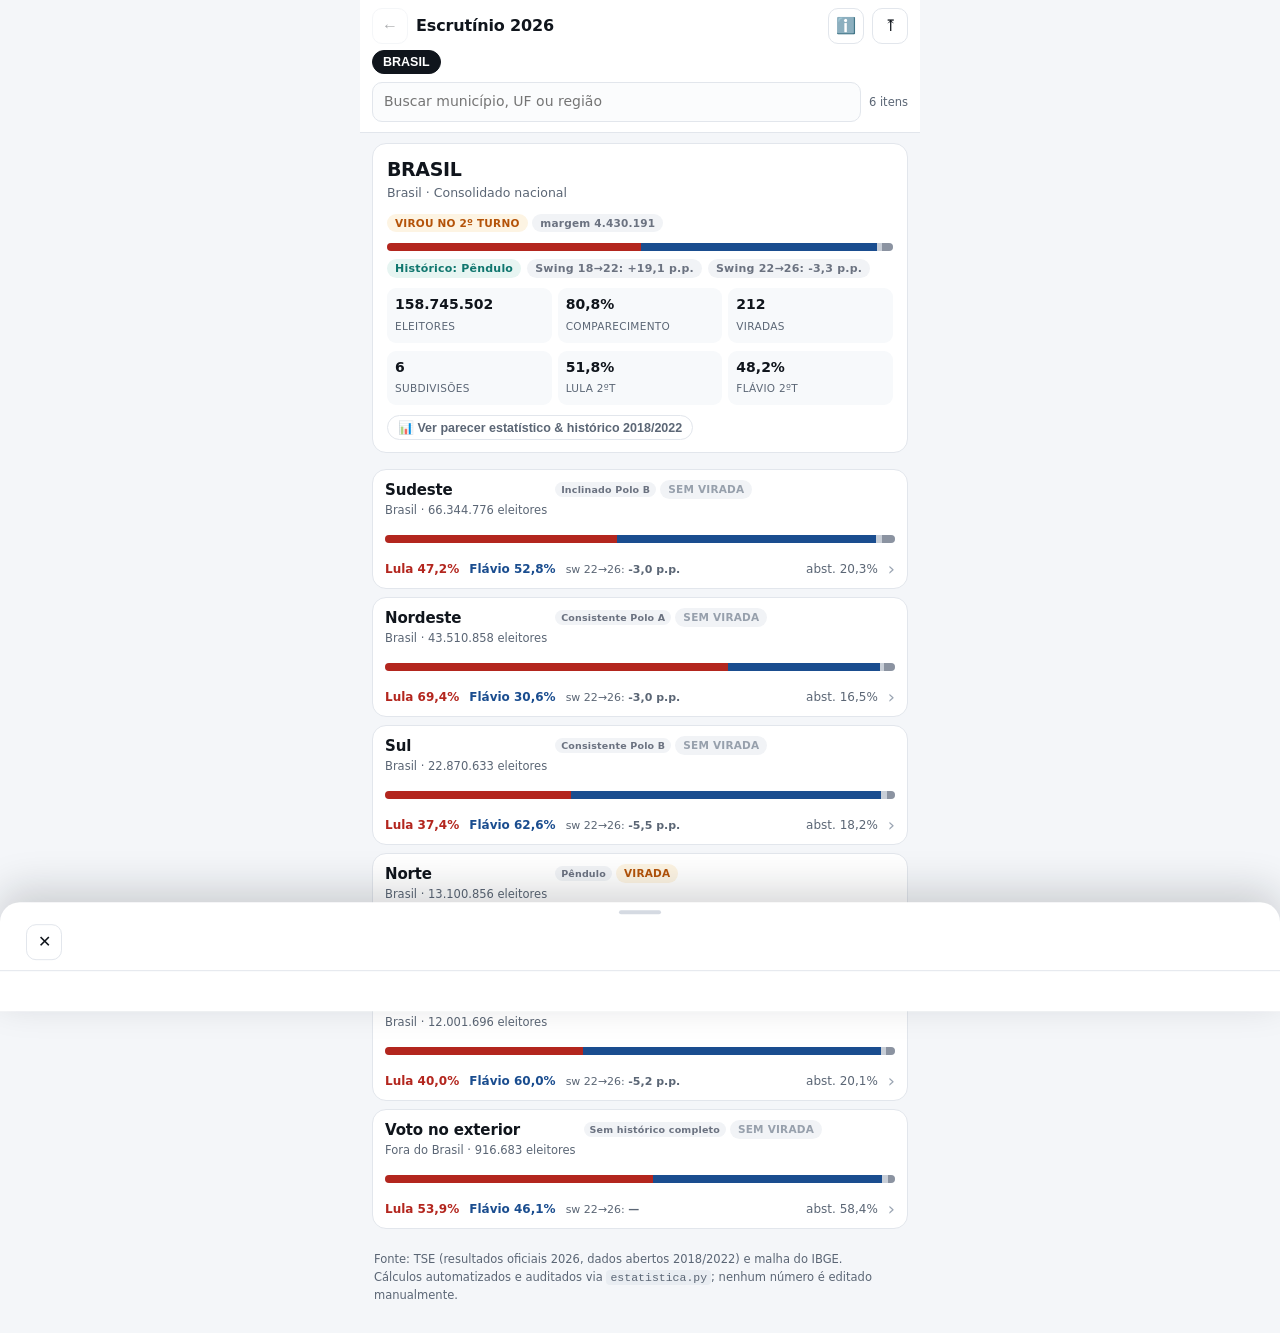
<file: site/index.html>
<!doctype html>
<html lang="pt-BR">
<head>
<meta charset="utf-8">
<meta name="viewport" content="width=device-width, initial-scale=1, viewport-fit=cover">
<meta name="theme-color" content="#10151c">
<title>Escrutínio 2026 — Apuração Presidencial & Análise Estatística</title>
<link rel="stylesheet" href="style.css">
</head>
<body>

<header class="topo">
  <div class="barra">
    <button id="voltar" class="icone" type="button" aria-label="Voltar um nível" disabled title="Voltar um nível">←</button>
    <h1>Escrutínio 2026</h1>
    <button id="info-btn" class="icone" type="button" aria-label="Como entender as informações" title="Como entender as informações (Guia Rápido)">ℹ️</button>
    <button id="limpar" class="icone" type="button" aria-label="Ir para o início (Brasil)" title="Ir para o início (Brasil)">⤒</button>
  </div>
  <nav id="migalhas" class="migalhas" aria-label="Nível de navegação"></nav>
  <div class="busca-linha">
    <input id="busca" type="search" inputmode="search" autocomplete="off"
           placeholder="Buscar município, UF ou região">
    <span id="contagem" class="contagem"></span>
  </div>
</header>

<main id="painel" class="painel">
  <div id="hero" class="hero"></div>
  <div id="trilho" class="trilho"></div>
  <p class="rodape">
    Fonte: TSE (resultados oficiais 2026, dados abertos 2018/2022) e malha do IBGE.<br>
    Cálculos automatizados e auditados via <code>estatistica.py</code>; nenhum número é editado manualmente.
  </p>
</main>

<div id="fundo" class="fundo" hidden></div>
<section id="sheet" class="sheet" role="dialog" aria-modal="true" aria-labelledby="sheet-titulo" hidden>
  <div class="sheet-alca"></div>
  <div class="sheet-cabecalho">
    <div>
      <p id="sheet-nivel" class="sheet-nivel"></p>
      <h2 id="sheet-titulo"></h2>
    </div>
    <button id="fechar" class="icone" type="button" aria-label="Fechar">✕</button>
  </div>
  <div id="sheet-corpo" class="sheet-corpo"></div>
</section>

<script src="dados.js"></script>
<script src="app.js"></script>
</body>
</html>
</file>
<file: site/style.css>
:root {
  --tinta: #10151c;
  --fraco: #5b6675;
  --linha: #e2e6ec;
  --fundo: #f4f6f9;
  --lula: #b3261e;
  --lula-bg: #fdf1f0;
  --flavio: #1a4d8f;
  --flavio-bg: #eff4fb;
  --outros: #6b7280;
  --brancos: #c8ced7;
  --nulos: #8b93a1;
  --virada: #b45309;
  --virada-bg: #fdf4e3;
  --ok: #0f766e;
  --ok-bg: #e7f5f2;
  --warn: #b45309;
  --warn-bg: #fdf4e3;
  --out: #9f1239;
  --out-bg: #fdecf1;
  --raio: 14px;
  --card-h: 128px;
}

* { box-sizing: border-box; -webkit-tap-highlight-color: transparent; }

html, body { margin: 0; }

body {
  background: var(--fundo);
  color: var(--tinta);
  font: 15px/1.4 -apple-system, BlinkMacSystemFont, "Segoe UI", Roboto, system-ui, sans-serif;
  padding-bottom: env(safe-area-inset-bottom);
}

/* ---------------------------------------------------------------- topo */
.topo {
  position: sticky;
  top: 0;
  z-index: 20;
  background: #fff;
  border-bottom: 1px solid var(--linha);
  padding: 8px 12px 10px;
  padding-top: calc(8px + env(safe-area-inset-top));
}

.barra {
  display: flex;
  align-items: center;
  gap: 8px;
}

.barra h1 {
  flex: 1;
  margin: 0;
  font-size: 16px;
  font-weight: 650;
  letter-spacing: -0.01em;
}

.icone {
  width: 36px;
  height: 36px;
  border: 1px solid var(--linha);
  border-radius: 10px;
  background: #fff;
  font-size: 16px;
  line-height: 1;
  color: var(--tinta);
  cursor: pointer;
}
.icone:disabled { opacity: .35; }
.icone:active { background: #eef1f5; }

.migalhas {
  display: flex;
  gap: 6px;
  overflow-x: auto;
  scrollbar-width: none;
  padding: 6px 0 2px;
}
.migalhas::-webkit-scrollbar { display: none; }

.migalha {
  flex: 0 0 auto;
  border: 1px solid var(--linha);
  background: #fff;
  border-radius: 999px;
  padding: 4px 10px;
  font-size: 12.5px;
  color: var(--fraco);
  cursor: pointer;
  white-space: nowrap;
}
.migalha[aria-current="true"] {
  background: var(--tinta);
  border-color: var(--tinta);
  color: #fff;
  font-weight: 600;
}

.busca-linha {
  display: flex;
  align-items: center;
  gap: 8px;
  margin-top: 6px;
}

#busca {
  flex: 1;
  min-width: 0;
  padding: 9px 11px;
  border: 1px solid var(--linha);
  border-radius: 10px;
  font: inherit;
  font-size: 14px;
  background: #fbfcfd;
}
#busca:focus { outline: 2px solid #cfe0f5; outline-offset: 1px; }

.contagem {
  font-size: 11.5px;
  color: var(--fraco);
  white-space: nowrap;
}

/* ---------------------------------------------------------------- hero */
.painel { padding: 10px 12px 28px; }

.hero:empty { display: none; }

.hero {
  background: #fff;
  border: 1px solid var(--linha);
  border-radius: var(--raio);
  padding: 12px 14px;
  margin-bottom: 12px;
}

.hero h2 {
  margin: 0 0 2px;
  font-size: 19px;
  letter-spacing: -0.02em;
}

.hero .sub { color: var(--fraco); font-size: 12.5px; margin-bottom: 10px; }

.hero-grid {
  display: grid;
  grid-template-columns: repeat(3, 1fr);
  gap: 8px 6px;
  margin-top: 10px;
}

.hero-grid div { background: #f7f9fb; border-radius: 9px; padding: 7px 8px; }
.hero-grid b { display: block; font-size: 14px; }
.hero-grid span { font-size: 10.5px; color: var(--fraco); text-transform: uppercase; letter-spacing: .03em; }

/* ---------------------------------------------------------------- lista virtual */
.trilho { position: relative; }

.card {
  position: absolute;
  left: 0;
  right: 0;
  height: calc(var(--card-h) - 8px);
  background: #fff;
  border: 1px solid var(--linha);
  border-radius: var(--raio);
  padding: 10px 12px;
  display: flex;
  flex-direction: column;
  justify-content: space-between;
  cursor: pointer;
  overflow: hidden;
}
.card:active { transform: scale(.995); background: #fbfcfd; }

.card-topo { display: flex; align-items: flex-start; gap: 8px; }
.card-nome {
  flex: 1;
  font-size: 15px;
  font-weight: 640;
  letter-spacing: -0.01em;
  white-space: nowrap;
  overflow: hidden;
  text-overflow: ellipsis;
}
.card-meta {
  font-size: 11.5px;
  color: var(--fraco);
  margin-top: 1px;
  white-space: nowrap;
  overflow: hidden;
  text-overflow: ellipsis;
}

.badge {
  display: inline-flex;
  align-items: center;
  gap: 4px;
  border-radius: 999px;
  padding: 2px 8px;
  font-size: 10.5px;
  font-weight: 700;
  letter-spacing: .02em;
  white-space: nowrap;
}
.badge.virada { background: var(--virada-bg); color: var(--virada); }
.badge.sem-virada { background: #f1f3f6; color: #97a0ac; font-weight: 600; }
.badge.ok { background: var(--ok-bg); color: var(--ok); }
.badge.warn { background: var(--warn-bg); color: var(--warn); }
.badge.out { background: var(--out-bg); color: var(--out); }
.badge.neutro { background: #f1f3f6; color: #6b7280; }

.barra-votos {
  display: flex;
  height: 8px;
  border-radius: 999px;
  overflow: hidden;
  background: #eef1f5;
}
.barra-votos i { display: block; height: 100%; }
.s-lula { background: var(--lula); }
.s-flavio { background: var(--flavio); }
.s-outros { background: var(--outros); }
.s-brancos { background: var(--brancos); }
.s-nulos { background: var(--nulos); }

.card-nums {
  display: flex;
  align-items: center;
  gap: 10px;
  font-size: 12px;
  font-variant-numeric: tabular-nums;
}
.card-nums .lula { color: var(--lula); font-weight: 600; }
.card-nums .flavio { color: var(--flavio); font-weight: 600; }
.card-nums .abst { color: var(--fraco); margin-left: auto; }
.card-nums .chev { color: #9aa4b2; font-size: 18px; line-height: 1; }

/* ---------------------------------------------------------------- rodapé */
.rodape {
  margin: 18px 2px 0;
  font-size: 11.5px;
  line-height: 1.55;
  color: var(--fraco);
}
.rodape code { background: #e9edf2; padding: 1px 4px; border-radius: 4px; }

/* ---------------------------------------------------------------- sheet */
.fundo {
  position: fixed;
  inset: 0;
  background: rgba(12, 17, 23, .42);
  z-index: 30;
  animation: aparecer .18s ease;
}

.sheet {
  position: fixed;
  left: 0;
  right: 0;
  bottom: 0;
  z-index: 40;
  max-height: 88vh;
  background: #fff;
  border-radius: 20px 20px 0 0;
  transform: translateY(102%);
  transition: transform .26s cubic-bezier(.22, .8, .3, 1);
  display: flex;
  flex-direction: column;
  padding-bottom: env(safe-area-inset-bottom);
  box-shadow: 0 -12px 40px rgba(16, 21, 28, .18);
}
.sheet.aberto { transform: translateY(0); }

.sheet-alca {
  width: 42px;
  height: 4px;
  border-radius: 999px;
  background: #d5dae2;
  margin: 8px auto 4px;
}

.sheet-cabecalho {
  display: flex;
  align-items: flex-start;
  gap: 10px;
  padding: 6px 16px 10px;
  border-bottom: 1px solid var(--linha);
}
.sheet-cabecalho h2 { margin: 0; font-size: 18px; letter-spacing: -0.02em; }
.sheet-nivel {
  margin: 0 0 2px;
  font-size: 11px;
  text-transform: uppercase;
  letter-spacing: .06em;
  color: var(--fraco);
}

.sheet-corpo {
  overflow-y: auto;
  padding: 14px 16px 26px;
  -webkit-overflow-scrolling: touch;
}

.bloco { margin-bottom: 18px; }
.bloco h3 {
  margin: 0 0 8px;
  font-size: 12px;
  text-transform: uppercase;
  letter-spacing: .06em;
  color: var(--fraco);
  font-weight: 650;
}

.linha-par { display: flex; gap: 8px; flex-wrap: wrap; align-items: center; }

.kpis {
  display: grid;
  grid-template-columns: repeat(2, 1fr);
  gap: 8px;
}
.kpi {
  background: #f7f9fb;
  border: 1px solid var(--linha);
  border-radius: 11px;
  padding: 9px 10px;
}
.kpi b { display: block; font-size: 16px; font-variant-numeric: tabular-nums; }
.kpi span { font-size: 10.5px; color: var(--fraco); text-transform: uppercase; letter-spacing: .03em; }

.paragrafo { margin: 8px 0 0; font-size: 13px; color: #33404f; line-height: 1.55; }

.decomp { display: grid; gap: 8px; }
.decomp-item { font-size: 12.5px; }
.decomp-rotulo {
  display: flex;
  justify-content: space-between;
  gap: 8px;
  margin-bottom: 3px;
  color: #33404f;
}
.decomp-rotulo b { font-variant-numeric: tabular-nums; }
.decomp-trilho {
  position: relative;
  height: 9px;
  background: #eef1f5;
  border-radius: 999px;
  overflow: hidden;
}
.decomp-centro {
  position: absolute;
  left: 50%;
  top: 0;
  bottom: 0;
  width: 1px;
  background: #cfd6df;
}
.decomp-barra {
  position: absolute;
  top: 0;
  bottom: 0;
  border-radius: 999px;
}

.hist {
  width: 100%;
  border-collapse: collapse;
  font-size: 12.5px;
  font-variant-numeric: tabular-nums;
}
.hist th, .hist td { padding: 7px 6px; border-bottom: 1px solid var(--linha); text-align: right; }
.hist th:first-child, .hist td:first-child { text-align: left; }
.hist thead th { font-size: 10.5px; text-transform: uppercase; letter-spacing: .04em; color: var(--fraco); }
.hist .a { color: var(--lula); font-weight: 600; }
.hist .b { color: var(--flavio); font-weight: 600; }

.nota {
  font-size: 11.5px;
  line-height: 1.6;
  color: var(--fraco);
  background: #f7f9fb;
  border: 1px solid var(--linha);
  border-radius: 11px;
  padding: 10px 11px;
}

@keyframes aparecer { from { opacity: 0; } to { opacity: 1; } }

@media (prefers-reduced-motion: reduce) {
  .sheet { transition: none; }
  .fundo { animation: none; }
}

@media (min-width: 560px) {
  .painel, .topo { max-width: 560px; margin: 0 auto; }
  .topo { position: sticky; }
}
</file>
